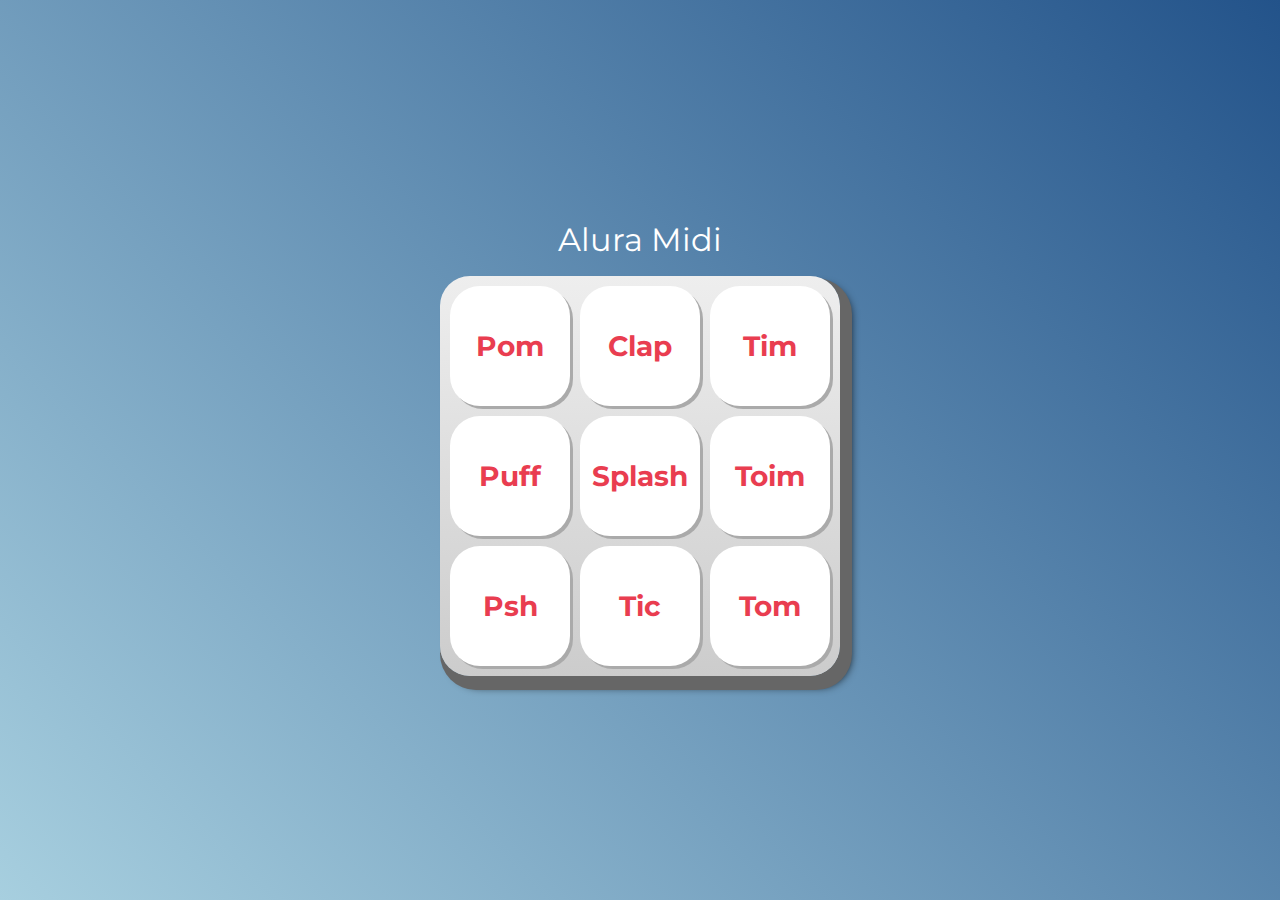
<file: JS/modulo_1/aluramidi/index.html>
<!DOCTYPE html>
<html lang="pt-BR">
<head>
    <meta charset="UTF-8">
    <meta http-equiv="X-UA-Compatible" content="IE=edge">
    <meta name="viewport" content="width=device-width, initial-scale=1.0">

    <title>Alura MIDI</title>

    <link rel="preconnect" href="https://fonts.googleapis.com">
    <link rel="preconnect" href="https://fonts.gstatic.com" crossorigin>
    <link href="https://fonts.googleapis.com/css2?family=Montserrat:wght@500;600&display=swap" rel="stylesheet">

    <link rel="icon" type="image/png" href="images/bateria.png">
    <link rel="stylesheet" href="css/reset.css">
    <link rel="stylesheet" href="css/estilos.css">

    

</head>
<body>

    <h1>Alura Midi</h1>

    <section class="teclado">
        <button class="tecla tecla_pom">Pom</button>
        <button class="tecla tecla_clap">Clap</button>
        <button class="tecla tecla_tim">Tim</button>

        <button class="tecla tecla_puff">Puff</button>
        <button class="tecla tecla_splash">Splash</button>
        <button class="tecla tecla_toim">Toim</button>

        <button class="tecla tecla_psh">Psh</button>
        <button class="tecla tecla_tic">Tic</button>
        <button class="tecla tecla_tom">Tom</button>
    </section>

    <audio src="sounds/keyq.wav" id="som_tecla_pom"></audio>
    <audio src="sounds/keyw.wav" id="som_tecla_clap"></audio>
    <audio src="sounds/keye.wav" id="som_tecla_tim"></audio>
    <audio src="sounds/keya.wav" id="som_tecla_puff"></audio>
    <audio src="sounds/keys.wav" id="som_tecla_splash"></audio>
    <audio src="sounds/keyd.wav" id="som_tecla_toim"></audio>
    <audio src="sounds/keyz.wav" id="som_tecla_psh"></audio>
    <audio src="sounds/keyx.wav" id="som_tecla_tic"></audio>
    <audio src="sounds/keyc.wav" id="som_tecla_tom"></audio>

    <script src="main.js"></script>
</body>
</html>
</file>
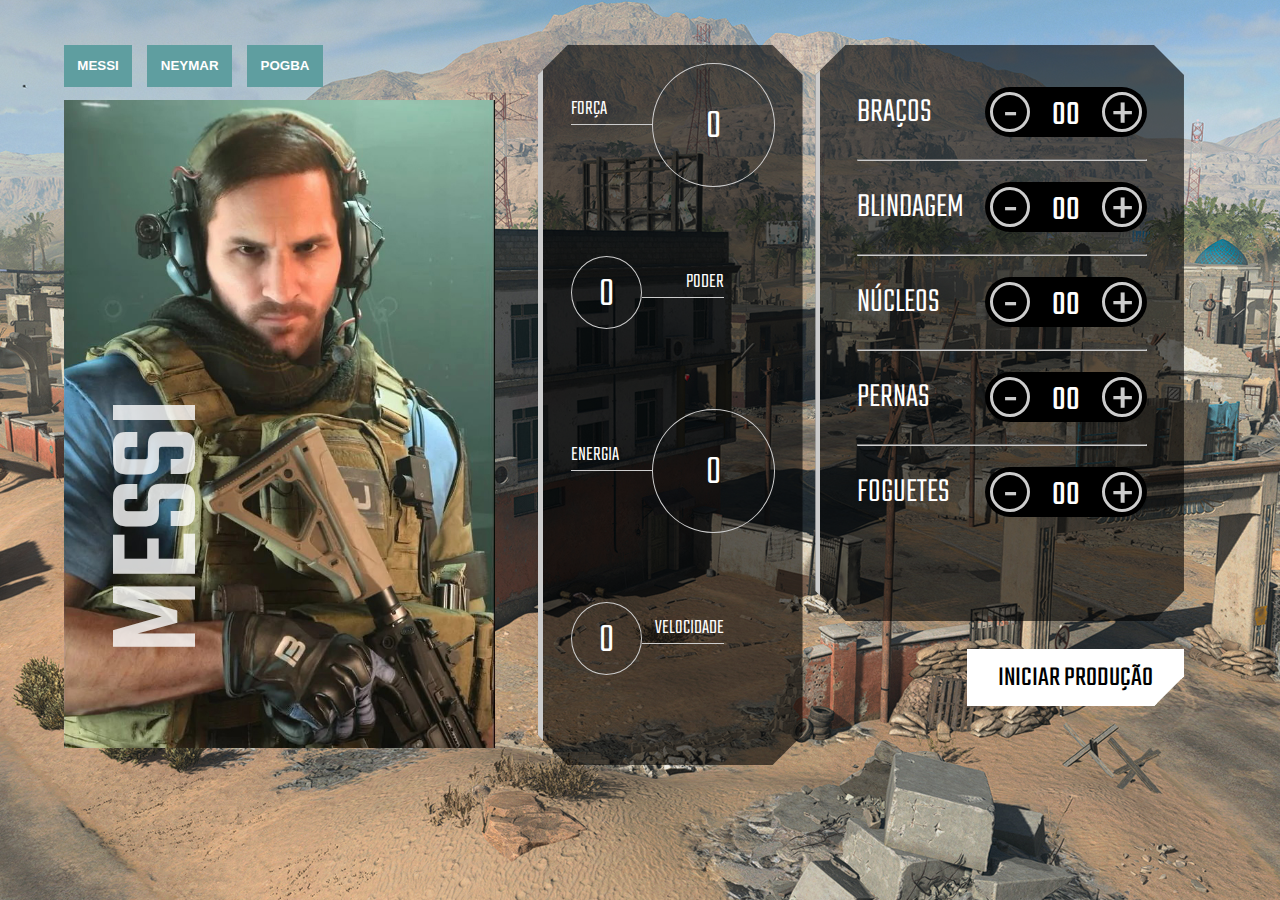
<file: JS/modulo_2/robotron/index.html>
<!DOCTYPE html>
<html lang="en">
<head>
    <meta charset="UTF-8">
    <meta http-equiv="X-UA-Compatible" content="IE=edge">
    <meta name="viewport" content="width=device-width, initial-scale=1.0">
    <link rel="shortcut icon" type="image/jpg" href="img/favicon.ico"/>
    <title>WarZone</title>

    <link rel="stylesheet" href="css/style.css">
    <link rel="preconnect" href="https://fonts.googleapis.com">
    <link rel="preconnect" href="https://fonts.gstatic.com" crossorigin>
    <link href="https://fonts.googleapis.com/css2?family=Teko:wght@300;500&display=swap" rel="stylesheet"> 
</head>
<body>
    <main>
        <section class="robotron">
            <button data-btSkin="messi" class="btLe">Messi</button>
            <button data-btSkin="neymar" class="btLe">Neymar</button>
            <button data-btSkin="pogba" class="btLe">Pogba</button>
            <img class="robo" data-skin="messi" src="img/messi.jpg" alt="Robotron">
            <figcaption class="titulo" data-nameSkin>MESSI</figcaption>
        </section>

        <section class="box estatisticas">
            <div class="estatistica">
                <p class="estatistica-titulo">Força</p>
                <div class="estatistica-valor">
                    <p class="estatistica-numero" data-estatistica="forca" >0</p>
                </div>
            </div>
            <div class="estatistica">
                <p class="estatistica-titulo">Poder</p>
                <div class="estatistica-valor">
                    <p class="estatistica-numero" data-estatistica="poder">0</p>
                </div>
            </div>
            <div class="estatistica">
                <p class="estatistica-titulo">Energia</p>
                <div class="estatistica-valor">
                    <p class="estatistica-numero" data-estatistica="energia">0</p>
                </div>
            </div>
            <div class="estatistica">
                <p class="estatistica-titulo">Velocidade</p>
                <div class="estatistica-valor">
                    <p class="estatistica-numero" data-estatistica="velocidade">0</p>
                </div>
            </div>
        </section>

        <section class="equipamentos">
            <form action="" class="montador">
                <div class="box montador-conteudo">
                    <div id="braco" class="peca">
                        <label for="" class="peca-titulo">Braços</label>
                        <div class="controle">
                            <buttom class="controle-ajuste" data-controle="-" data-peca="bracos" >-</buttom>
                            <input type="text" class="controle-contador" value="00" data-contador>
                            <buttom class="controle-ajuste" data-controle="+" data-peca="bracos">+</buttom>
                        </div>
                    </div>
                    <hr class="linha">
                    <div id="blindagem" class="peca">
                        <label for="" class="peca-titulo">Blindagem</label>
                        <div class="controle">
                            <buttom class="controle-ajuste" data-controle="-" data-peca="blindagem">-</buttom>
                            <input type="text" class="controle-contador" value="00" data-contador>
                            <buttom class="controle-ajuste" data-controle="+" data-peca="blindagem">+</buttom>
                        </div>
                    </div>
                    <hr class="linha">
                    <div id="nucleo" class="peca">
                        <label for="" class="peca-titulo">Núcleos</label>
                        <div class="controle">
                            <buttom class="controle-ajuste" data-controle="-" data-peca="nucleos">-</buttom>
                            <input type="text" class="controle-contador" value="00" data-contador>
                            <buttom class="controle-ajuste" data-controle="+" data-peca="nucleos">+</buttom>
                        </div>
                    </div>
                    <hr class="linha">
                    <div id="pernas" class="peca">
                        <label for="" class="peca-titulo">Pernas</label>
                        <div class="controle">
                            <buttom class="controle-ajuste" data-controle="-" data-peca="pernas">-</buttom>
                            <input type="text" class="controle-contador" value="00" data-contador>
                            <buttom class="controle-ajuste" data-controle="+" data-peca="pernas">+</buttom>
                        </div>
                    </div>
                    <hr class="linha">
                    <div id="foguetes" class="peca">
                        <label for="" class="peca-titulo">Foguetes</label>
                        <div class="controle">
                            <buttom class="controle-ajuste" data-controle="-" data-peca="foguetes">-</buttom>
                            <input type="text" class="controle-contador" value="00" data-contador>
                            <buttom class="controle-ajuste" data-controle="+" data-peca="foguetes">+</buttom>
                        </div>
                    </div>
                </div>
                <input type="submit" value="Iniciar produção" class="producao" id="producao" onclick="msg()">
            </form>
        </section>
    </main>
    <script src="js/main.js" defer></script>
</body>
</html>
</file>
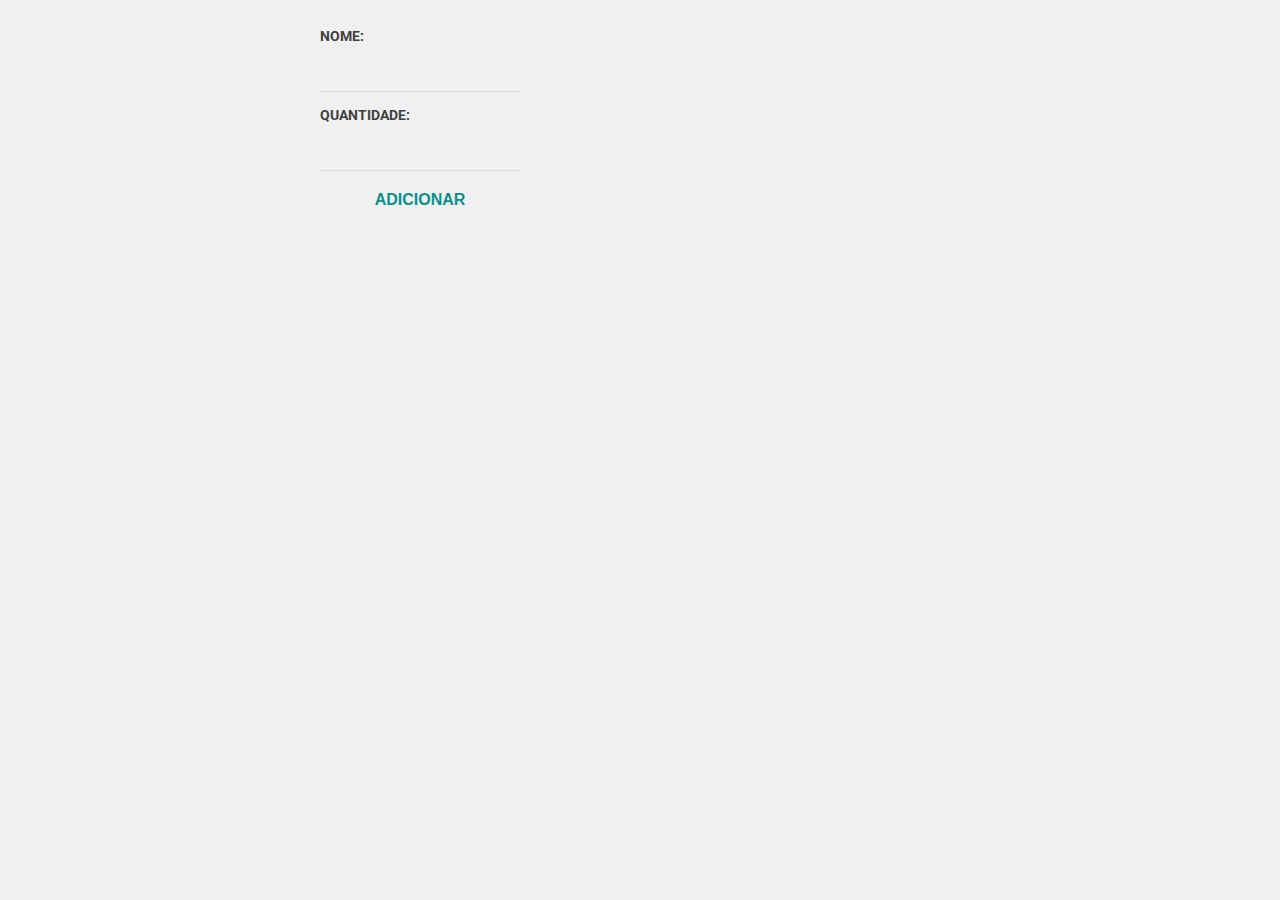
<file: JS/modulo_3/lembrete/index.html>
<!DOCTYPE html>
<html lang="en">
<head>
    <meta charset="UTF-8">
    <meta http-equiv="X-UA-Compatible" content="IE=edge">
    <meta name="viewport" content="width=device-width, initial-scale=1.0">
    <title>Lista de lembrete</title>
    <!--<link rel="stylesheet" href="css/style.css">-->
    <link rel="stylesheet" href="css/styleLeandro.css">

    <link rel="preconnect" href="https://fonts.googleapis.com">
    <link rel="preconnect" href="https://fonts.gstatic.com" crossorigin>
    <link href="https://fonts.googleapis.com/css2?family=Roboto&display=swap" rel="stylesheet"> 
</head>
<body>
    <main class="conteudo">
        <div class="principal">
            <form action="" class="adicionar" id="novoItem">
                <label for="item">Nome:</label>
                <input type="text" name="nome" id="nome">
                <label for="item">Quantidade:</label>
                <input type="number" name="quantidade" id="quantidade">
                <input type="submit" value="Adicionar" class="cadastrar">
            </form>
        </div>
        
        <ul class="lista" id="lista">
            
           
        </ul>

        
    </main>
    <script src="js/main.js"></script>
</body>
</html>
</file>
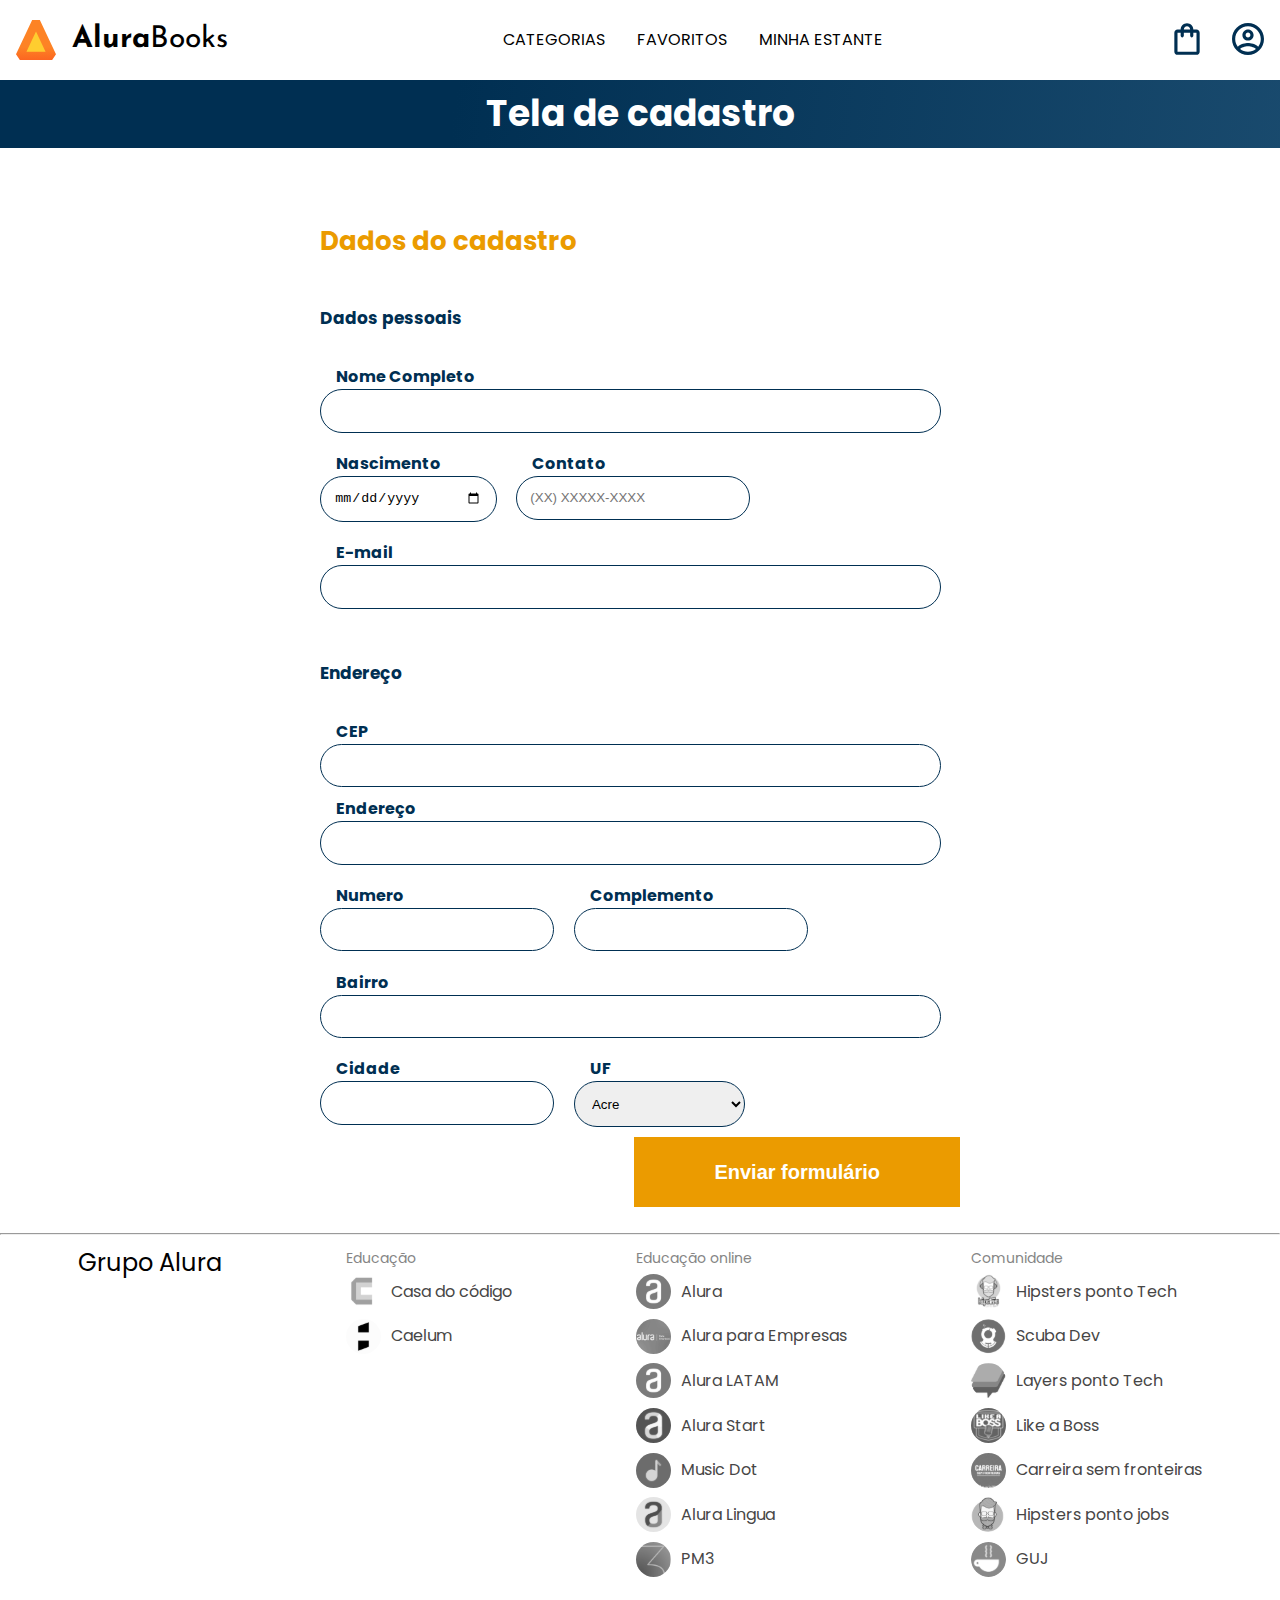
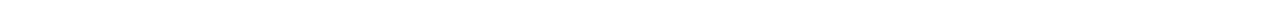
<file: JS/modulo_5/formulario/index.html>
<!DOCTYPE html>
<html lang="en">

<head>
    <meta charset="UTF-8">
    <meta http-equiv="X-UA-Compatible" content="IE=edge">
    <meta name="viewport" content="width=device-width, initial-scale=1.0">
    <link rel="stylesheet" href="./styles/reset.css">
    <link rel="preconnect" href="https://fonts.googleapis.com">
    <link rel="preconnect" href="https://fonts.gstatic.com" crossorigin>
    <link href="https://fonts.googleapis.com/css2?family=Poppins:wght@300;400;500;700&display=swap" rel="stylesheet">
    <link rel="stylesheet" href="https://unpkg.com/swiper@8/swiper-bundle.min.css" />
    <link href="https://fonts.googleapis.com/css2?family=Josefin+Sans:wght@400;700&display=swap" rel="stylesheet">
    <link rel="stylesheet" href="./styles/styles.css">
    <title>Formulário de cadastro</title>
</head>

<body>

    <header class="cabeçalho">
        <div class="container">
            <input type="checkbox" id="menu" class="container__botao">
            <label for="menu" class="container__rotulo">
                <span class="cabeçalho__menu-hamburguer container__imagem"></span>
            </label>
            <ul class="lista-menu">
                <li class="lista-menu__titulo">Categorias</li>
                <li class="lista-menu__item">
                    <a href="#" class="lista-menu__link">Programação</a>
                </li>
                <li class="lista-menu__item">
                    <a href="#" class="lista-menu__link">Front-end</a>
                </li>
                <li class="lista-menu__item">
                    <a href="#" class="lista-menu__link">Infraestrutura</a>
                </li>
                <li class="lista-menu__item">
                    <a href="#" class="lista-menu__link">Business</a>
                </li>
                <li class="lista-menu__item">
                    <a href="#" class="lista-menu__link">Design & UX</a>
                </li>
            </ul>
            <img src="img/Logo.svg" alt="Logo da Alurabooks" class="container__imagem">
            <h1 class="container__titulo"><b class="container__titulo--negrito">Alura</b>Books</h1>
        </div>

        <ul class="opções">
            <input type="checkbox" id="opções-menu" class="opções__botão">
            <li class="opções__item"><a href="#" class="opções__link">Categorias</a></li>
            <li class="opções__item"><a href="#" class="opções__link">Favoritos</a></li>
            <li class="opções__item"><a href="#" class="opções__link">Minha estante</a></li>
        </ul>

        <div class="container">
            <a href="#"><img src="img/Favoritos.svg" alt="Meus favoritos"
                    class="container__imagem container__imagem-transparente"></a>
            <a href="#" class="container__link">
                <img src="img/Compras.svg" alt="Carrinhos de compras" class="container__imagem">
                <p class="container__texto">Minha sacola</p>
            </a>
            <a href="#" class="container__link">
                <img src="img/Usuario.svg" alt="Meu perfil" class="container__imagem">
                <p class="container__texto">Meu perfil</p>
            </a>
        </div>
    </header>

    <section class="banner">
        <h2 class="banner__titulo">Tela de cadastro</h2>
    </section>

    <main class="principal">
        <h2 class="principal__titulo">Dados do cadastro</h2>

        <form class="principal__formulario" id="formulario" target="_blank"
            onsubmit="location.replace('./cadastro-finalizado.html')">
            <h3 class="principal__subtitulo">Dados pessoais</h3>
            <div class="formulario__campo">
                <label class="campo__etiqueta" for="nome">Nome Completo</label>
                <input name="nome" id="nome" class="campo__escrita" required />
            </div>
            <div class="formulario__dupla">
                <div class="formulario__campo">
                    <label class="campo__etiqueta" for="nascimento">Nascimento</label>
                    <input name="nascimento" id="nascimento" type="date" class="campo__escrita" required />
                </div>
                <div class="formulario__campo">
                    <label class="campo__etiqueta" for="telefone">Contato</label>
                    <input name="telefone" id="telefone" type="tel" placeholder="(XX) XXXXX-XXXX" class="campo__escrita"
                        required />
                </div>
            </div>
            <div class="formulario__campo">
                <label class="campo__etiqueta" for="email">E-mail</label>
                <input name="email" id="email" type="email" class="campo__escrita" required />
            </div>

            <h3 class="principal__subtitulo">Endereço</h3>

            <div class="formulario__campo">
                <label class="campo__etiqueta" for="cep">CEP</label>
                <input name="cep" id="cep" class="campo__escrita" required />
                <div id="erro"></div>
            </div>

            <div class="formulario__campo">
                <label class="campo__etiqueta" for="endereco">Endereço</label>
                <input name="endereco" id="endereco" class="campo__escrita" required />
            </div>
            <div class="formulario__dupla">
                <div class="formulario__campo">
                    <label class="campo__etiqueta" for="numero">Numero</label>
                    <input name="numero" id="numero" class="campo__escrita" required />
                </div>
                <div class="formulario__campo">
                    <label class="campo__etiqueta" for="complemento">Complemento</label>
                    <input name="complemento" id="complemento" class="campo__escrita" />
                </div>
            </div>
            <div class="formulario__campo">
                <label class="campo__etiqueta" for="bairro">Bairro</label>
                <input name="bairro" id="bairro" class="campo__escrita" required />
            </div>
            <div class="formulario__dupla">
                <div class="formulario__campo">
                    <label class="campo__etiqueta" for="cidade">Cidade</label>
                    <input name="cidade" id="cidade" class="campo__escrita" required />
                </div>

                <div class="formulario__campo">
                    <label class="campo__etiqueta" for="estado">UF</label>
                    <select id="estado" name="estado" class="campo__escrita">
                        <option value="AC">Acre</option>
                        <option value="AL">Alagoas</option>
                        <option value="AP">Amapá</option>
                        <option value="AM">Amazonas</option>
                        <option value="BA">Bahia</option>
                        <option value="CE">Ceará</option>
                        <option value="DF">Distrito Federal</option>
                        <option value="ES">Espírito Santo</option>
                        <option value="GO">Goiás</option>
                        <option value="MA">Maranhão</option>
                        <option value="MT">Mato Grosso</option>
                        <option value="MS">Mato Grosso do Sul</option>
                        <option value="MG">Minas Gerais</option>
                        <option value="PA">Pará</option>
                        <option value="PB">Paraíba</option>
                        <option value="PR">Paraná</option>
                        <option value="PE">Pernambuco</option>
                        <option value="PI">Piauí</option>
                        <option value="RJ">Rio de Janeiro</option>
                        <option value="RN">Rio Grande do Norte</option>
                        <option value="RS">Rio Grande do Sul</option>
                        <option value="RO">Rondônia</option>
                        <option value="RR">Roraima</option>
                        <option value="SC">Santa Catarina</option>
                        <option value="SP">São Paulo</option>
                        <option value="SE">Sergipe</option>
                        <option value="TO">Tocantins</option>
                        <option value="EX">Estrangeiro</option>
                    </select>
                </div>

            </div>


            <input type="submit" value="Enviar formulário" class="formulario__botao" id="enviar">
        </form>
    </main>

    <hr>
    <footer class="rodapé">
        <h2 class="rodapé__titulo">Grupo Alura</h2>
        <ul class="lista-rodapé">
            <li class="lista-rodapé__titulo">Educação</li>
            <li class="lista-rodapé__item">
                <img src="img/CasaDoCodigo.svg" alt="Logo da casa do código">
                <a href="https://www.casadocodigo.com.br/" class="lista-rodapé__link">Casa do código</a>
            </li>
            <li class="lista-rodapé__item">
                <img src="img/Caelum.svg" alt="Logo da caelum">
                <a href="https://caelum.com.br/" class="lista-rodapé__link">Caelum</a>
            </li>
        </ul>

        <ul class="lista-rodapé">
            <li class="lista-rodapé__titulo">Educação online</li>
            <li class="lista-rodapé__item">
                <img src="img/Alura.svg" alt="Logo da Alura">
                <a href="https://www.alura.com.br/" class="lista-rodapé__link">Alura</a>
            </li>
            <li class="lista-rodapé__item">
                <img src="img/AluraEmpresas.svg" alt="Logo da Alura para Empresas">
                <a href="https://www.alura.com.br/empresas" class="lista-rodapé__link">Alura para Empresas</a>
            </li>
            <li class="lista-rodapé__item">
                <img src="img/AluraLATAM.svg" alt="Logo da Alura Latam">
                <a href="https://www.aluracursos.com/" class="lista-rodapé__link">Alura LATAM</a>
            </li>
            <li class="lista-rodapé__item">
                <img src="img/AluraStart.svg" alt="Logo da Alura START">
                <a href="https://www.alurastart.com.br/" class="lista-rodapé__link">Alura Start</a>
            </li>
            <li class="lista-rodapé__item">
                <img src="img/MusicDot.svg" alt="Logo da Music Dot">
                <a href="https://www.musicdot.com.br/" class="lista-rodapé__link">Music Dot</a>
            </li>
            <li class="lista-rodapé__item">
                <img src="img/AluraLingua.svg" alt="Logo da Alura Lingua">
                <a href="https://www.aluralingua.com.br/" class="lista-rodapé__link">Alura Lingua</a>
            </li>
            <li class="lista-rodapé__item">
                <img src="img/PM3.svg" alt="Logo da PM3">
                <a href="https://www.cursospm3.com.br/" class="lista-rodapé__link">PM3</a>
            </li>
        </ul>

        <ul class="lista-rodapé">
            <li class="lista-rodapé__titulo">Comunidade</li>
            <li class="lista-rodapé__item">
                <img src="img/HipstersTech.svg" alt="Logo do Hipsters ponto Tech">
                <a href="https://hipsters.tech/" class="lista-rodapé__link">Hipsters ponto Tech</a>
            </li>
            <li class="lista-rodapé__item">
                <img src="img/ScubaDev.svg" alt="Logo do Scuba Dev">
                <a href="https://scuba.dev.br/" class="lista-rodapé__link">Scuba Dev</a>
            </li>
            <li class="lista-rodapé__item">
                <img src="img/LayersTech.svg" alt="Logo do Layers ponto Tech">
                <a href="https://layerspontotech.com.br/" class="lista-rodapé__link">Layers ponto Tech</a>
            </li>
            <li class="lista-rodapé__item">
                <img src="img/LikeABoss.svg" alt="Logo do Like a Boss">
                <a href="https://likeaboss.com.br/" class="lista-rodapé__link">Like a Boss</a>
            </li>
            <li class="lista-rodapé__item">
                <img src="img/CarreiraSemFronteira.svg" alt="Logo do Carreira sem fronteiras">
                <a href="https://www.carreirasemfronteiras.com.br/" class="lista-rodapé__link">Carreira sem
                    fronteiras</a>
            </li>
            <li class="lista-rodapé__item">
                <img src="img/HipstersJobs.svg" alt="Logo do Hipsters ponto jobs">
                <a href="https://hipsters.jobs/" class="lista-rodapé__link">Hipsters ponto jobs</a>
            </li>
            <li class="lista-rodapé__item">
                <img src="img/GUJ.svg" alt="Logo do GUJ">
                <a href="https://www.guj.com.br/" class="lista-rodapé__link">GUJ</a>
            </li>
        </ul>
    </footer>
<script src="js/script.js"></script>
</body>

</html>
</file>
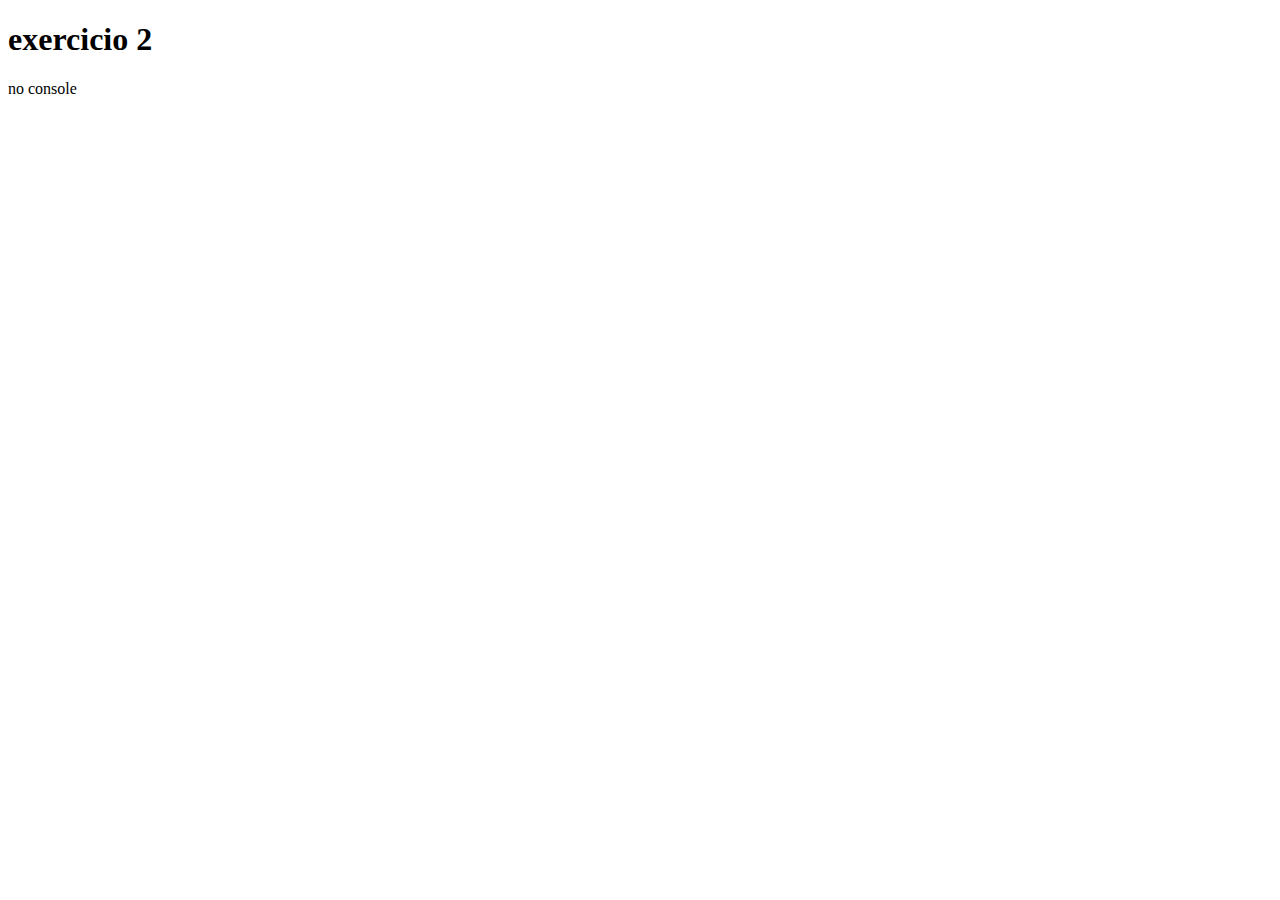
<file: JS/modulo_2/robotron/exercicios/2/index.html>
<!DOCTYPE html>
<html lang="en">
<head>
    <meta charset="UTF-8">
    <meta http-equiv="X-UA-Compatible" content="IE=edge">
    <meta name="viewport" content="width=device-width, initial-scale=1.0">
    <title>Document</title>
</head>
<body>
    <h1>exercicio 2</h1>
    <p>no console</p>
    <script src="main.js"></script>
</body>
</html>
</file>
<file: JS/modulo_1/aluramidi/css/estilos.css>
:root {
  --cinza: #aaa;
  --vermelha: #e93d50;
  --vermelha-escura: #af303f;
  --branca: #fff;
  --luz: rgb(229, 255, 0);
}

body {
  align-items: center;
  background: linear-gradient(45deg, #a7cfdf 0%,#23538a 100%);
  display: flex;
  justify-content: center;
  flex-direction: column;
  font-family: 'Montserrat', sans-serif;
  min-height: 100vh;
}

h1 {
  color: var(--branca);
  margin-bottom: 20px;
  font-size: 2rem;
}

.teclado {
  background: linear-gradient(to bottom, #eeeeee 0%,#cccccc 100%);
  box-shadow: 6px 8px 0 6px #666, 10px 10px 10px #000;
  border-radius: 30px;
  display: grid;
  gap: 10px;
  grid-template-columns: repeat(3, 1fr);
  padding: 10px;
}

.tecla {
  background-color: var(--branca);
  border-radius: 30px;
  box-shadow: 3px 3px 0 var(--cinza);
  color: var(--vermelha);
  cursor: pointer;
  height: 120px;
  font-size: 1.75em;
  font-weight: bold;
  line-height: 120px;
  text-align: center;
  width: 120px;
}

.tecla.ativa,
.tecla:active {
  background-color: var(--vermelha);
  border: 4px solid  var(--vermelha);
  box-shadow: 3px 3px 0 var(--vermelha-escura) inset;
  color: var(--branca);
  outline: none;
}

.tecla.focus,
.tecla:focus {
  outline: none;
  box-shadow: 1px 1px 10px var(--luz);
}

.tecla.active:focus,
.tecla:active:focus {
  box-shadow: 3px 3px 0 var(--vermelha-escura) inset, 1px 1px 10px var(--luz);
}
</file>
<file: JS/modulo_2/robotron/css/style.css>
:root {
    --main-cinza: #CCCCCC;
    --main-branco: #FFFFFF;
    --main-preto: #000000;
}

* {
    box-sizing: border-box;
}

body {
    background: url(../img/bg-wz.jpg);
    background-position: center center;
    background-size: cover cover;
    padding: 0;
    margin: 0;
    font-weight: 300;
}

body, input {
    font-family: 'Teko', sans-serif;
}
.btLe {border: 0;
    margin: 0 1em 1em 0;
    padding: 1em;
    background: cadetblue;
    color: #fff;
    text-transform: uppercase;
    font-weight: bold;
    cursor: pointer;
}

.btLe:hover{
    transform: scale(1.1);
}

main {
    width: 80vw;
    height: 80vh;
    margin: 10vh 8vw 10vh 12vw;
    display: flex;
    gap: 1vw;
}

.robotron {
    background-position: center center;
    margin: 0;
    flex-basis: 40%;
    position: relative;
}

.robo {
    height: 90%;
    z-index: 1;
    left: -20%;
    top: -5%;
}

.titulo {
    transform: rotate(180deg);
    font-weight: 500;
    font-size: 130px;
    position: absolute;
    bottom: 7rem;
    left: 3rem;
    line-height: 0.8;
    writing-mode: vertical-rl;
    text-orientation: mixed;
    color: rgba(255,255,255,0.8)
}

.box {
    background: rgba(0,0,0,0.6);
    clip-path: polygon(calc(100% - 30px) 0, 100% 30px, 100% calc(100% - 30px), calc(100% - 30px) 100%, 30px 100%, 0 calc(100% - 30px), 0 30px, 30px 0);
    border-left: 5px solid var(--main-cinza);
    height: 80%;
}

/****************************** Equipamentos *****/

.equipamentos {
    flex-basis: 32%;
}

.montador {
    height: 100%;;
}

.montador-conteudo {
    padding: 2em 10%;
}

.peca {
    padding: 1em 0;
}

.peca-titulo {
    color: var(--main-branco);
    text-transform: uppercase;
    font-size: 2.5em;
}

.controle {
    background: var(--main-preto);
    border-radius: 25px;
    float: right;
    display: inline-flex;
    padding: 5px;
    align-items: center;
    align-self: flex-end;
}

.controle-contador {
    width: 40px;
    height: 35px;
    background: none;
    border: 0;
    margin: 0 1rem;
    color: var(--main-branco);
    text-align: center;
    font-size: 2.5em;
    display: inline-flex;
    align-items: center;
    padding-top: 8px;
}

.controle-ajuste {
    display: inline-block;
    width: 40px;
    height: 40px;
    line-height: 44px;
    border-radius: 50%;
    color: var(--main-cinza);
    font-size: 4em;
    background: var(--main-preto);
    text-align: center;
    border: 3px solid var(--main-cinza);
    cursor: pointer;
}

.linha {
    border-color: var(--main-cinza);
}

.producao {
    margin-top: 1em;
    font-size: 2em;
    text-transform: uppercase;
    padding: 0.2em 1em;
    float: right;
    border: 3px solid var(--main-branco);
    background: var(--main-branco);
    clip-path: polygon(100% 0, 100% calc(100% - 30px), calc(100% - 30px) 100%, 0 100%, 0 0);
    cursor: pointer;
}

.producao:hover {
    background: var(--main-preto);
    color: var(--main-branco)
}



/****************************** Estatísticas *****/
.estatisticas {
    flex-basis: 23%;
    padding: 2em 2em 0;
    height: 100%;
}

.estatistica {
    color: var(--main-branco);
    display: flex;
    align-items: flex-start;
    height: 25%;
}

.estatistica-titulo {
    font-size: 1.5em;
    border-bottom: 1px solid var(--main-cinza);
    flex-basis: 40%;
    text-transform: uppercase;
    order: 1
}

.estatistica-valor {
    flex-basis: 60%;
    position: relative;
    margin: 10px 0 0;
    order: 2;
    margin: -10px 0 0;
}

.estatistica-valor::after {
    content: "";
    display: block;
    padding-bottom: 100%;
    border: 1px solid var(--main-cinza);
    border-radius: 50%;
}

.estatistica-numero {
    position: absolute;
    top: 50%;
    transform: translateY(-46%);
    width: 100%;
    line-height: 100%;
    text-align: center;
    font-size: 3em;
    margin: 0;
}

.estatistica:nth-child(2n) .estatistica-titulo {
    order: 2;
    text-align: right;
}

.estatistica:nth-child(2n) .estatistica-valor {
    order: 1;
    flex-basis: 35%;
    margin: 10px 0 0;
}

@media screen and (max-width: 1600px) {
    body { 
        font-size: 14px;
    }
    main {
        width: 90vw;
        height: 80vh;
        margin: 5vh auto;
    }
}

@media screen and (max-width: 1200px) {
    body { 
        font-size: 13px;
    }

    main {
        width: 96vw;
        height: 80vh;
        margin: 10vh auto;
    }
}
@media screen and (max-width: 800px) {
    body{background-size: cover;}
    main {height: 100vh;margin: 3vh auto; flex-wrap: wrap;}
    .robotron {flex-basis: 48%; height: 40vh;}
    .robo{height: auto;width: 100%;}
    .estatisticas{flex-basis: 48%; height: 40vh;}
    .equipamentos {flex-basis: 100%; margin-top: 2em;}
    .titulo {font-size: 50px; bottom: 0rem; left: 1rem;}
    .btLe{margin: 0 0 10px 0;}
}
</file>
<file: JS/modulo_3/lembrete/css/style.css>
html {
    background: radial-gradient(farthest-corner at right top,#21A09D, #06182D);
    height: 100%;
    font-family: 'Roboto', cursive;
}

.conteudo {
    padding: 10vh 3em 0;
    display: flex;
    align-items: flex-start;
    gap: 2em;
}

.principal {
    flex-grow: 1;
    flex-basis: auto;
    min-width: 600px;
    padding: 4em 2em 2em;
    box-sizing: border-box;
    display: flex;
    background: #C5965F;
    border-radius: 10px;
    gap: 2em;
}
  
.mochila {
    min-width: 170px;
    max-width: 170px;
    height: 180px;
    padding-top: 80px;
    background-color: #d84736;
    box-shadow: inset 0 6px 0 2px #e64a3e, 0 -93px 0 -77px #3b1045, 0 -93px 0 -72px #d84736, 0 -93px 0 -68px #3b1045;
    background-image: linear-gradient(to right, transparent 5px, transparent 20px, transparent 1px, transparent 25px, transparent 5px, transparent 20px, transparent 20px, transparent 86px, #c1382e 45px, #c1382e 230px, transparent 25px, transparent 172px );
    background-position: center 254px;
    background-size: 305px 6px;
    background-repeat: repeat-x; 
    border: 5px solid #410c38;
    border-radius: 85px 85px 44px 44px;
    display: inline-block;
    vertical-align: top;
    flex-basis: auto;
    flex-grow: 1;
}
  
.mochila:before, .mochila:after {
    display: block;
    content: '';
    position: absolute;
  }
  
.mochila:before {
    height: 75px;
    width: 118px;
    background-image: radial-gradient(circle closest-corner at 13px 29px , #af342c, #af342c 2px, transparent 2px, transparent), radial-gradient(circle closest-corner at 13px 29px , #491033, #491033 4px, transparent 4px, transparent), linear-gradient(to bottom, transparent 10px, transparent 15px, #491033 5px, #491033 18px, transparent 18px, transparent 100px), linear-gradient(to right, #af342c 10px, #af342c 10px, transparent 10px, transparent 16px, #af342c 9px, #af342c 50px), linear-gradient(to bottom, #af342c 8px, #af342c 16px, #491033 8px, #491033 30px, #af342c 20px, #af342c 72px, #af342c 10px, #af342c 57px, #af342c 5%);
    margin-left: 22px;
    margin-top: 58px;
    border: 4px solid #491033;
    border-radius: 11px;
    box-shadow: 0 4px 0 0 #c1382e, inset 0px 4px 1px 0 #c03527;
    content: '||';
    color: transparent;
    font-family: Comic Sans MS;
    font-weight: bold;
    z-index: 1;
    text-shadow: rgb(0, 0, 0) -2px -86px 0px;
    font-size: 14px;
}
  
.mochila:after {
    margin-left: 67px;
    margin-top: -30px;
    background: #cca16a;
    width:26px;
    height:26px;
    border: 3px solid #491033;
    border-radius: 3px;
    transform: rotate(45deg);
}

.adicionar {
    width: 100%;
}

.adicionar input {
    width: 100%;
    box-sizing: border-box;
    margin: 0.5em 0 1em;
    padding: 1em 0.5em;
    border-radius: 10px;
    border: 2px solid #40112D;
}

.adicionar label {
    display: block;
}

.cadastrar {
    background-color: #40112D;
    color: #FFFFFF;
    cursor: pointer;
}

.lista {
    margin: 0;
    padding: 0;
}

.item {
    list-style: none;
    padding: 0.6em 2em;
    background: #FFFFFF;
    border-radius: 10px;
    margin: 0 0 1em;
    width: 100%;
    box-sizing: border-box;
    display: inline-flex;
    align-items: center;
    gap: 1em;
    font-size: 20px;
}

.item strong {
    border-radius: 50%;
    display: flex;
    align-items: center;
    justify-content: center;
    width: 40px;
    height: 40px;
    Background: #C5965F;
    font-weight: 400;
}
</file>
<file: JS/modulo_3/lembrete/css/styleLeandro.css>
html {background: radial-gradient(farthest-corner at right top,#f1f1f1, #f0f0f0); height: 100%;  font-family: 'Roboto', sans-serif; box-sizing: border-box;}
body {box-sizing: border-box; margin: 0;}
.conteudo {display: flex; flex-direction: column;}
.principal {position: fixed; width: 100vw; padding: 1.75em 1.75em 0; box-sizing: border-box; background-color: #f0f0f0; }
#novoItem {display: flex; flex-direction: column;}
#novoItem input[type="text"], #novoItem input[type="number"] {padding: 0.25em 0; font-size: 1.8em; border: none; border-bottom: 1px solid #d9d9d9; background: rgba(255,255,255,0);  color: #5a5a5a;}
#novoItem input[type="text"] { margin-bottom: 0.5em;}
#novoItem input[type="submit"] {padding: 1.25em; font-size: 1em; text-transform: uppercase; font-weight: bold; color: #0c8f89; background: transparent; border: none;}
label{text-transform: uppercase; font-weight: bold; font-size: .85em; color: #404040;}
ul.lista {margin-top: 280px; padding: 0 1.75em 1.75em;} 
ul.lista .item {display: flex; align-items: center; font-size: 1em; text-transform: uppercase; font-weight: bold; padding: .75em 0; border-bottom: 2px solid #e5e5e5; color: #404040;}
ul.lista .item strong{display: flex; width: 40px; height: 40px;border-radius: 120px; justify-content: center; align-items: center; background-color: #0c8f89; color: #FFF;}
ul.lista .item span{width: 80%; padding: 0 1em;}
ul.lista .item button{width: 10%; border: none; font-size: 2rem; font-weight: bold; color: #838383;}
textarea:focus-visible, input:focus-visible { box-shadow: 0 !important ; outline: 0 !important;}

@media (min-width: 750px){
.conteudo{flex-direction: row; justify-content: center;}
.principal{width: 20vw; position: static;}
ul.lista{width: 30vw; margin-top: 0;}
}
</file>
<file: JS/modulo_5/formulario/styles/styles.css>
@import url("header.css");
@import url("banner.css");
@import url("formulario.css");
@import url("rodape.css");
@import url("cadastro.css");

:root {
    --cor-de-fundo: #EBECEE;
    --branco: #FFFFFF;
    --laranja: #EB9B00;
    --azul-degrade: linear-gradient(97.54deg, #002F52 35.49%, #326589 165.37%);
    --fonte-principal: "Poppins";
    --azul: #002F52;
    --fonte-secundario: "Josefin Sans";
    --preto: #000000;
    --cinza: #474646;
    --cinza-claro: #858585;
    --vermelho: #D94937;
}

body {
    background-color: var(--branco);
    font-family: var(--fonte-principal);
    font-size: 16px;
    font-weight: 400;
}
</file>
